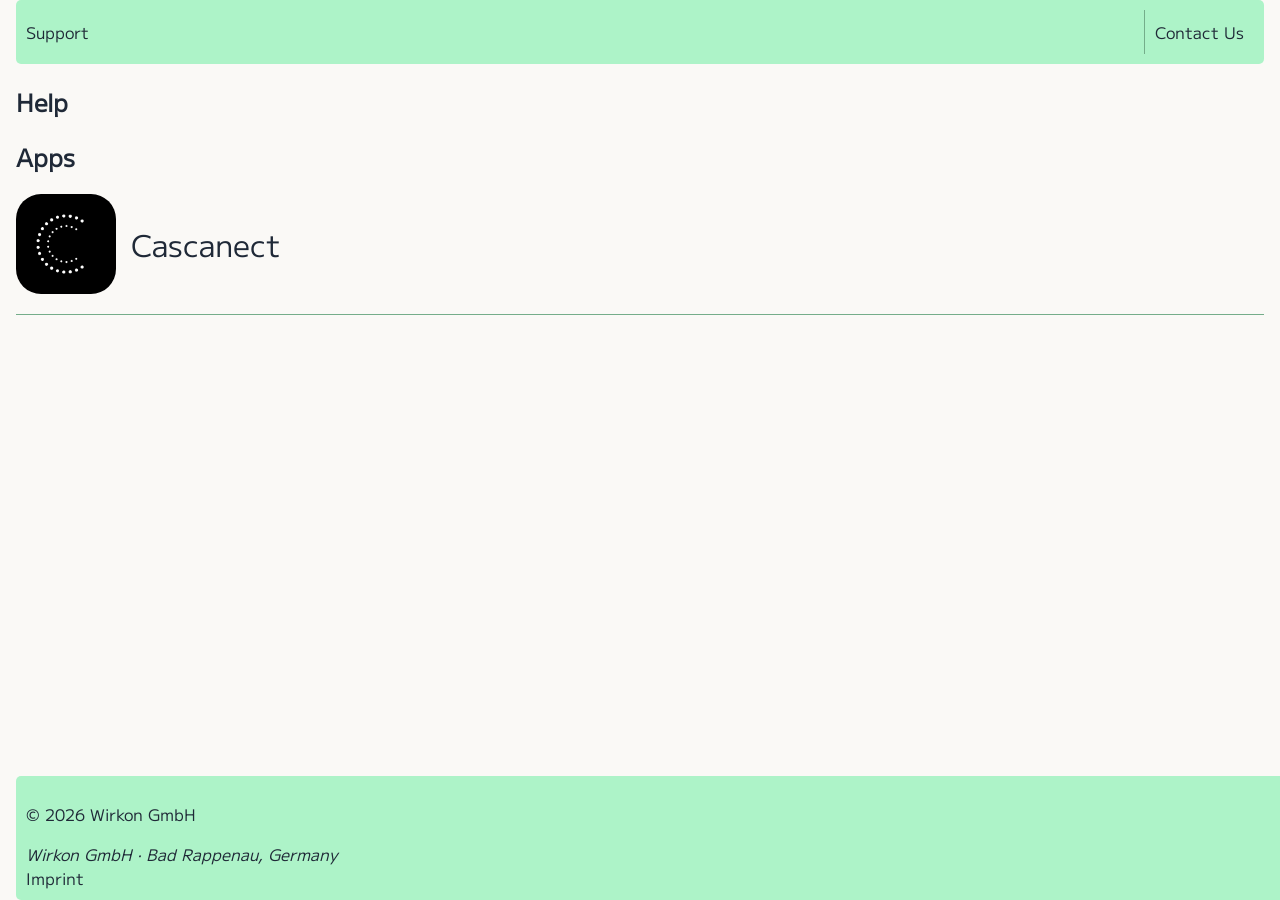
<file: index.html>
<!DOCTYPE html>
<html>
<head>
    <meta charset="UTF-8">
    <meta name="viewport" content="width=device-width, initial-scale=1.0">
    <title>Support</title>
    <link rel="stylesheet" href="resources/styles/style.css">
</head>
<body>
    <main>
        <div class="topnav">
            <p>Support</p>
            <a href="mailto:support@gem.aero" rel="noopener noreferrer">Contact Us</a>
        </div>
        <section class="home-top">
            <div>
                <h1>Help</h1>
                <h2>Apps</h2>
                <div class="app-div">
                    <a class="app-link" href="/cascanect-support.html" rel="noopener noreferrer">
                        <img class="cascanect-logo" src="resources/logos/cascanect-logo.png" alt="Cascanect Logo"> Cascanect
                    </a>
                </div>
            </div>
        </section>
    </main>
    <footer>
    <p>© 2026 Wirkon GmbH</p>
    <address>
        Wirkon GmbH · Bad Rappenau, Germany<br>
    </address>
    <a href="/impressum.html">Imprint</a>
</footer>
</body>
</html>
</file>
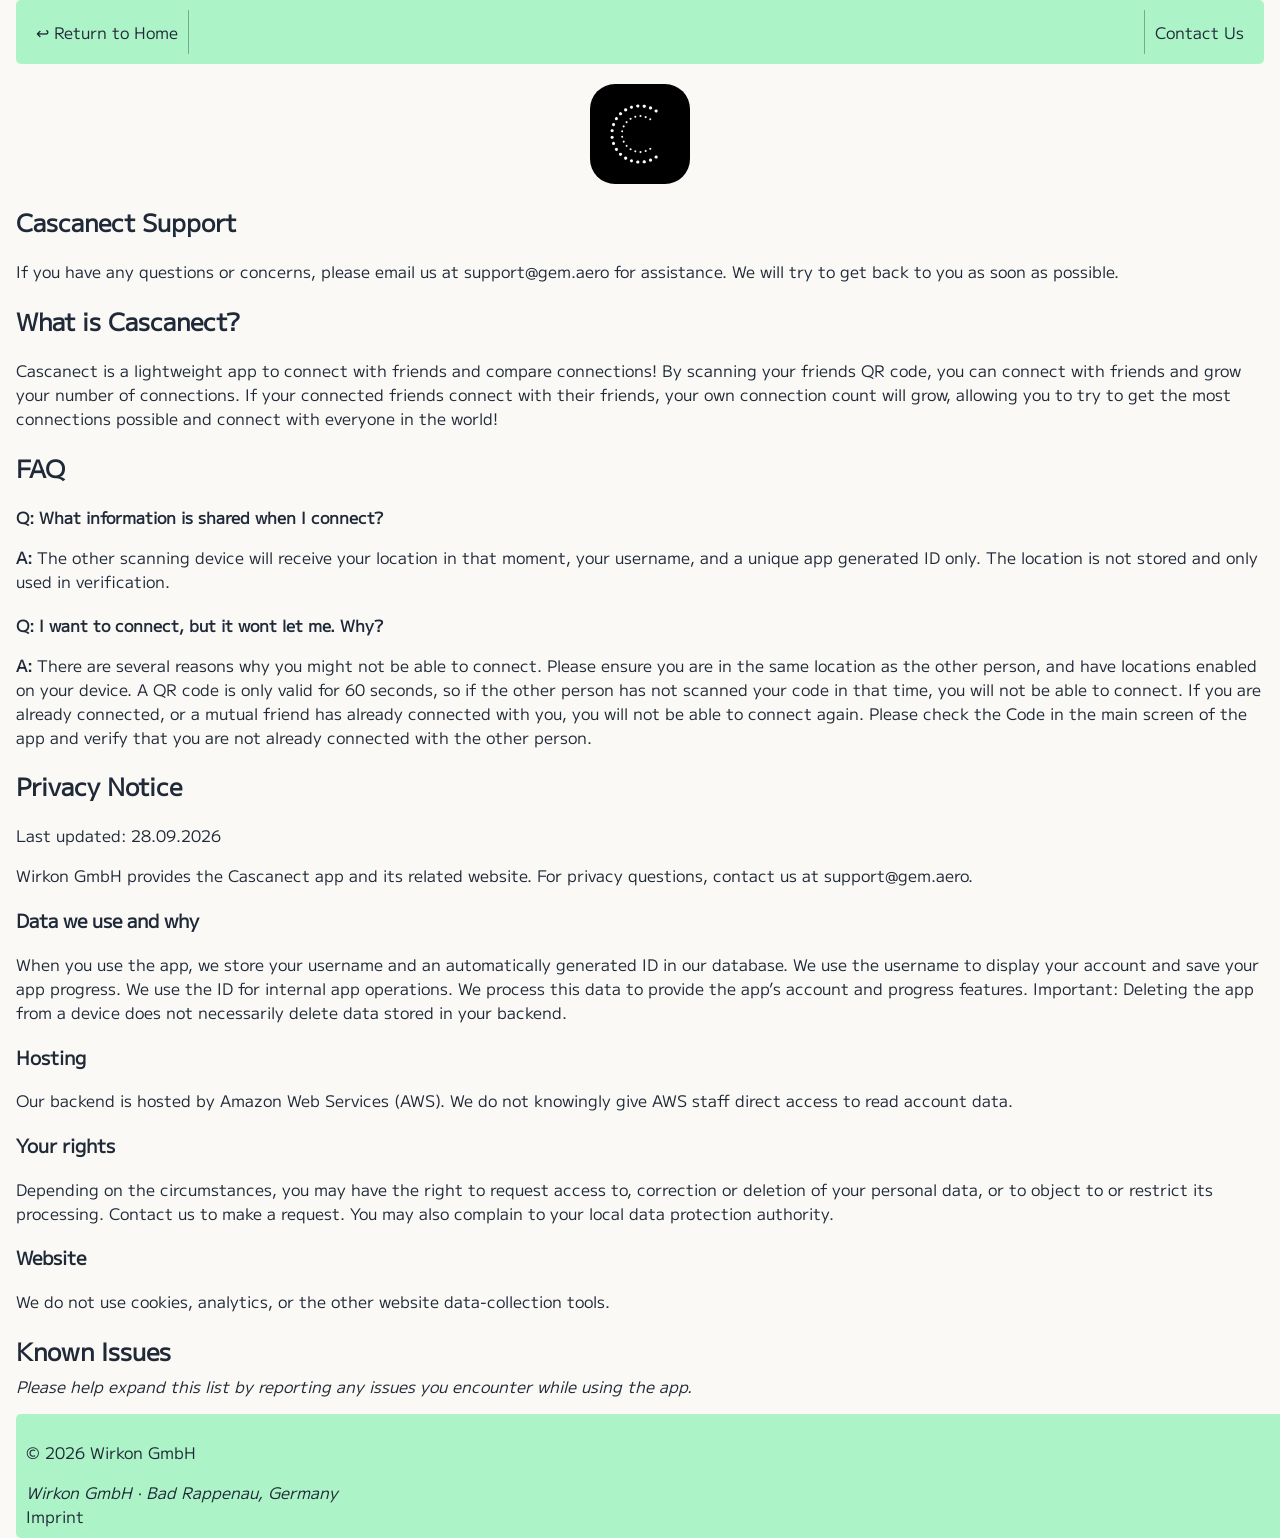
<file: cascanect-support.html>
<!DOCTYPE html>
<html>
<head>
    <meta charset="UTF-8">
    <meta name="viewport" content="width=device-width, initial-scale=1.0">
    <title>Cascanect Support</title>
    <link rel="stylesheet" href="resources/styles/style.css">
    <link rel="stylesheet" href="resources/styles/cascanect-style.css">
</head>
<body>
    <main>
        <div class="topnav">
            <a href="/index.html">&#8617; Return to Home</a>
            <a href="mailto:support@gem.aero" rel="noopener noreferrer">Contact Us</a>
        </div>
        <section class="home-top">
            <div>
                <div class="logo-div">
                    <img class="cascanect-logo" src="resources/logos/cascanect-logo.png" alt="Cascanect Logo">
                </div>
                <h1>Cascanect Support</h1>
                <p>If you have any questions or concerns, please email us at support@gem.aero for assistance. We will try to get back to you as soon as possible.</p>

                <h2>What is Cascanect?</h2>
                <p>
                    Cascanect is a lightweight app to connect with friends and compare connections!
                    By scanning your friends QR code, you can connect with friends and grow your number of connections.
                    If your connected friends connect with their friends, your own connection count will grow, allowing you to try to get the most connections possible and connect with everyone in the world!
                </p>

                <h2>FAQ</h2>
                <p class="faq-q"><strong>Q:</strong> What information is shared when I connect?</p>
                <p><strong>A:</strong> The other scanning device will receive your location in that moment, your username, and a unique app generated ID only. The location is not stored and only used in verification.</p>
                <p class="faq-q"><strong>Q:</strong> I want to connect, but it wont let me. Why?</p>
                <p>
                    <strong>A:</strong> There are several reasons why you might not be able to connect.
                    Please ensure you are in the same location as the other person, and have locations enabled on your device.
                    A QR code is only valid for 60 seconds, so if the other person has not scanned your code in that time, you will not be able to connect.
                    If you are already connected, or a mutual friend has already connected with you, you will not be able to connect again. Please check the Code in the main screen of the app and verify that you are not already connected with the other person.
                </p>
                <h2>Privacy Notice</h2>
                <p>Last updated: 28.09.2026</p>
                <p>Wirkon GmbH provides the Cascanect app and its related website. For privacy questions, contact us at support@gem.aero.</p>
                <h3>Data we use and why</h3>
                <p>
                    When you use the app, we store your username and an automatically generated ID in our database. We use the username to display your account and save your app progress. We use the ID for internal app operations.
                    We process this data to provide the app’s account and progress features.
                Important: Deleting the app from a device does not necessarily delete data stored in your backend.</p>
                <h3>Hosting</h3>
                <p>Our backend is hosted by Amazon Web Services (AWS). We do not knowingly give AWS staff direct access to read account data.</p>
                <h3>Your rights</h3>
                <p>Depending on the circumstances, you may have the right to request access to, correction or deletion of your personal data, or to object to or restrict its processing. Contact us to make a request. You may also complain to your local data protection authority.</p>
                <h3>Website</h3>
                <p>We do not use cookies, analytics, or the other website data-collection tools. </p>
                <h2 class="issues-header">Known Issues</h2>
                <p><i>Please help expand this list by reporting any issues you encounter while using the app.</i></p>
            </div>
        </section>
        </main>
    <footer>
    <p>© 2026 Wirkon GmbH</p>
    <address>
        Wirkon GmbH · Bad Rappenau, Germany<br>
    </address>
    <a href="/impressum.html">Imprint</a>
</footer>
</body>
</html>
</file>
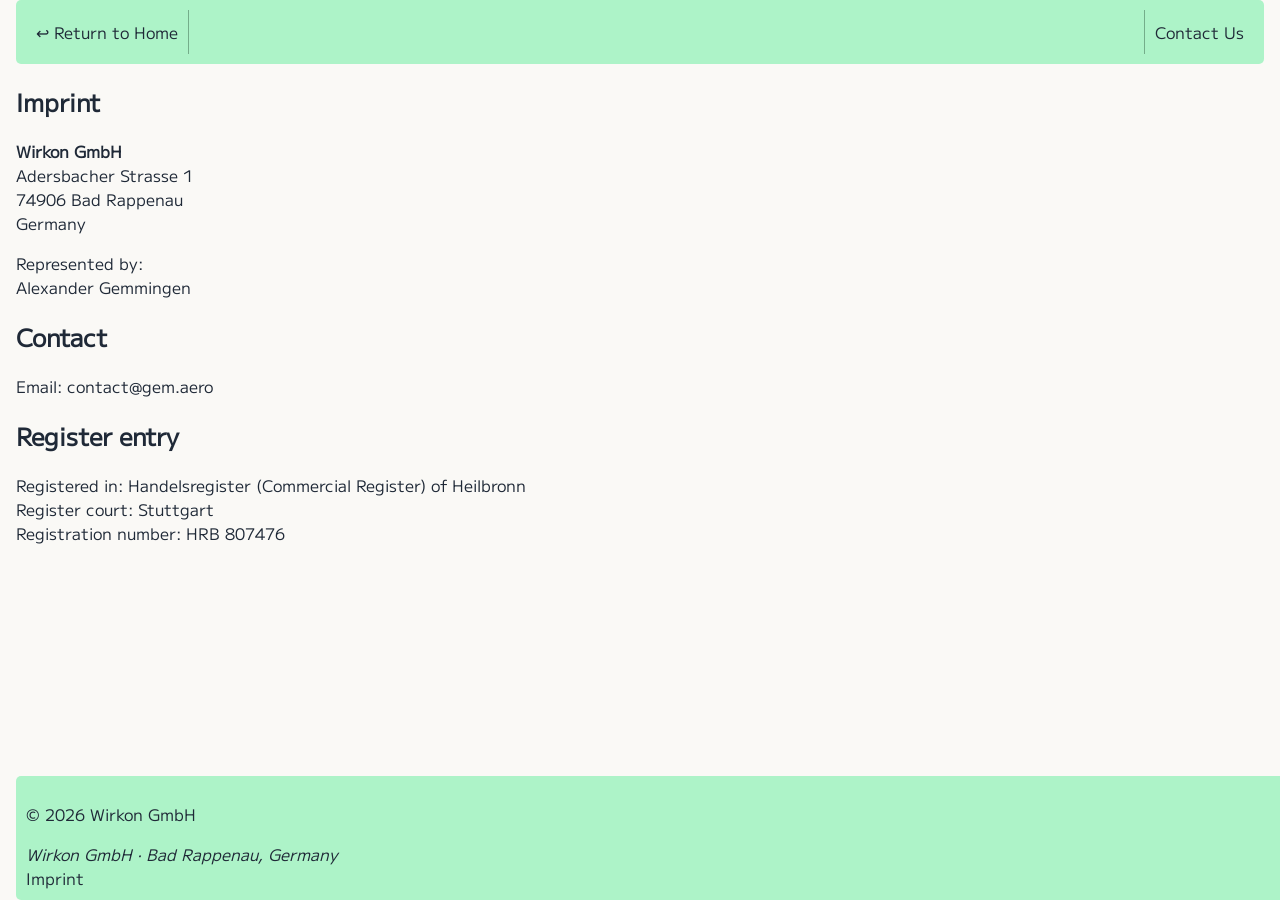
<file: impressum.html>
<!DOCTYPE html>
<html>
<head>
    <meta charset="UTF-8">
    <meta name="viewport" content="width=device-width, initial-scale=1.0">
    <title>Support</title>
    <link rel="stylesheet" href="resources/styles/style.css">
</head>
<body>
    <main>
        <div class="topnav">
            <a href="/index.html">&#8617; Return to Home</a>
            <a href="mailto:contact@gem.aero" rel="noopener noreferrer">Contact Us</a>
        </div>
        <section class="home-top">
            <h1>Imprint</h1>

            <p>
                <strong>Wirkon GmbH</strong><br>
                Adersbacher Strasse 1<br>
                74906 Bad Rappenau<br>
                Germany
            </p>

            <p>
                Represented by:<br>
                Alexander Gemmingen
            </p>

            <h2>Contact</h2>

            <p>
                Email: <a href="mailto:contact@gem.aero">contact@gem.aero</a><br>
            </p>

            <h2>Register entry</h2>
            <p>
                Registered in: Handelsregister (Commercial Register) of Heilbronn<br>
                Register court: Stuttgart<br>
                Registration number: HRB 807476
            </p>
        </section>
    </main>
    <footer>
    <p>© 2026 Wirkon GmbH</p>
    <address>
        Wirkon GmbH · Bad Rappenau, Germany<br>
    </address>
    <a href="/impressum.html">Imprint</a>
</footer>
</body>
</html>
</file>
<file: resources/styles/style.css>
@font-face {
    font-family: MPLUS_Regular;
    src: url(../fonts/MPLUS1-Regular.ttf);
}

:root {
    --color-text: #1F2937;
    --color-accent: #FB7185;
    --color-background: #FAF9F6;
    --color-border: #74AD8A;
    --color-primary: #ADF3C8;
    --color-primary-hover: #74AD8A;
    --color-link-hover: #286D42;
}

body {
    font-family: 'MPLUS_Regular', monospace;
    margin: auto;
    max-width: 1280px;
    color: var(--color-text);
    background: var(--color-background);
    padding-left: 1rem;
    padding-right: 1rem;
    min-height: 100vh;
    display: flex;
    flex-direction: column;
}

main {
   flex: 1; 
}

a {
    color: var(--color-text);
    text-decoration: none;
}

footer {
    position: static;
    bottom: 0;
    width: 100vw;
    max-width: calc(1280px + 2rem);
    box-sizing: border-box;
    padding: 10px;
    background-color: var(--color-primary);
    border-radius: 5px;
}

.topnav {
    display: flex;
    justify-content: space-between;
    align-items: center;
    background-color: var(--color-primary);
    border-radius: 5px;
    margin-bottom: 20px;
    padding: 10px;
}

.topnav a {
    color: var(--color-text);
    text-decoration: none;
    padding: 10px;
    border-right: 1px solid var(--color-border);
}

.topnav p {
    margin: 0;
    text-decoration: none;
}

.topnav a:last-child {
    border-right: none;
    border-left: 1px solid var(--color-border);
}

.topnav a:hover {
    background-color: var(--color-primary-hover);
    border-radius: 5px;
}

.cascanect-logo {
    max-width: 100px;
    background: black;
    border-radius: 25px;
}

.app-div {
    margin-bottom: 30px;
    border-bottom: 1px solid var(--color-border);
    padding-bottom: 20px;
}

.app-link {
    display: flex;
    align-items: center;
    font-size: 30px;
}

.app-link img {
    margin-right: 15px;
    max-width: 100px;
}

@media (max-width: 768px) {
    .topnav a {
        border-right: none;
        border-left: none;
    }

    .topnav a:last-child {
        border-right: none;
        border-left: none;
    }
}
</file>
<file: resources/styles/cascanect-style.css>
.logo-div {
    display: flex;
    justify-content: center;
}

.contact-div {
    display: flex;
    justify-content: end;
}

.contact-link {
    font-size: 24px;
    background: var(--color-primary);
    border-radius: 5px;
    padding: 10px;
}

.contact-link:hover {
    background: var(--color-primary-hover);
}

.email-link:hover {
    text-decoration: underline;
    color: var(--color-link-hover);
}

.faq-q {
    font-weight: bold;
    margin-top: 20px;
}

.issues-header {
    margin-bottom: -10px;
}
</file>
